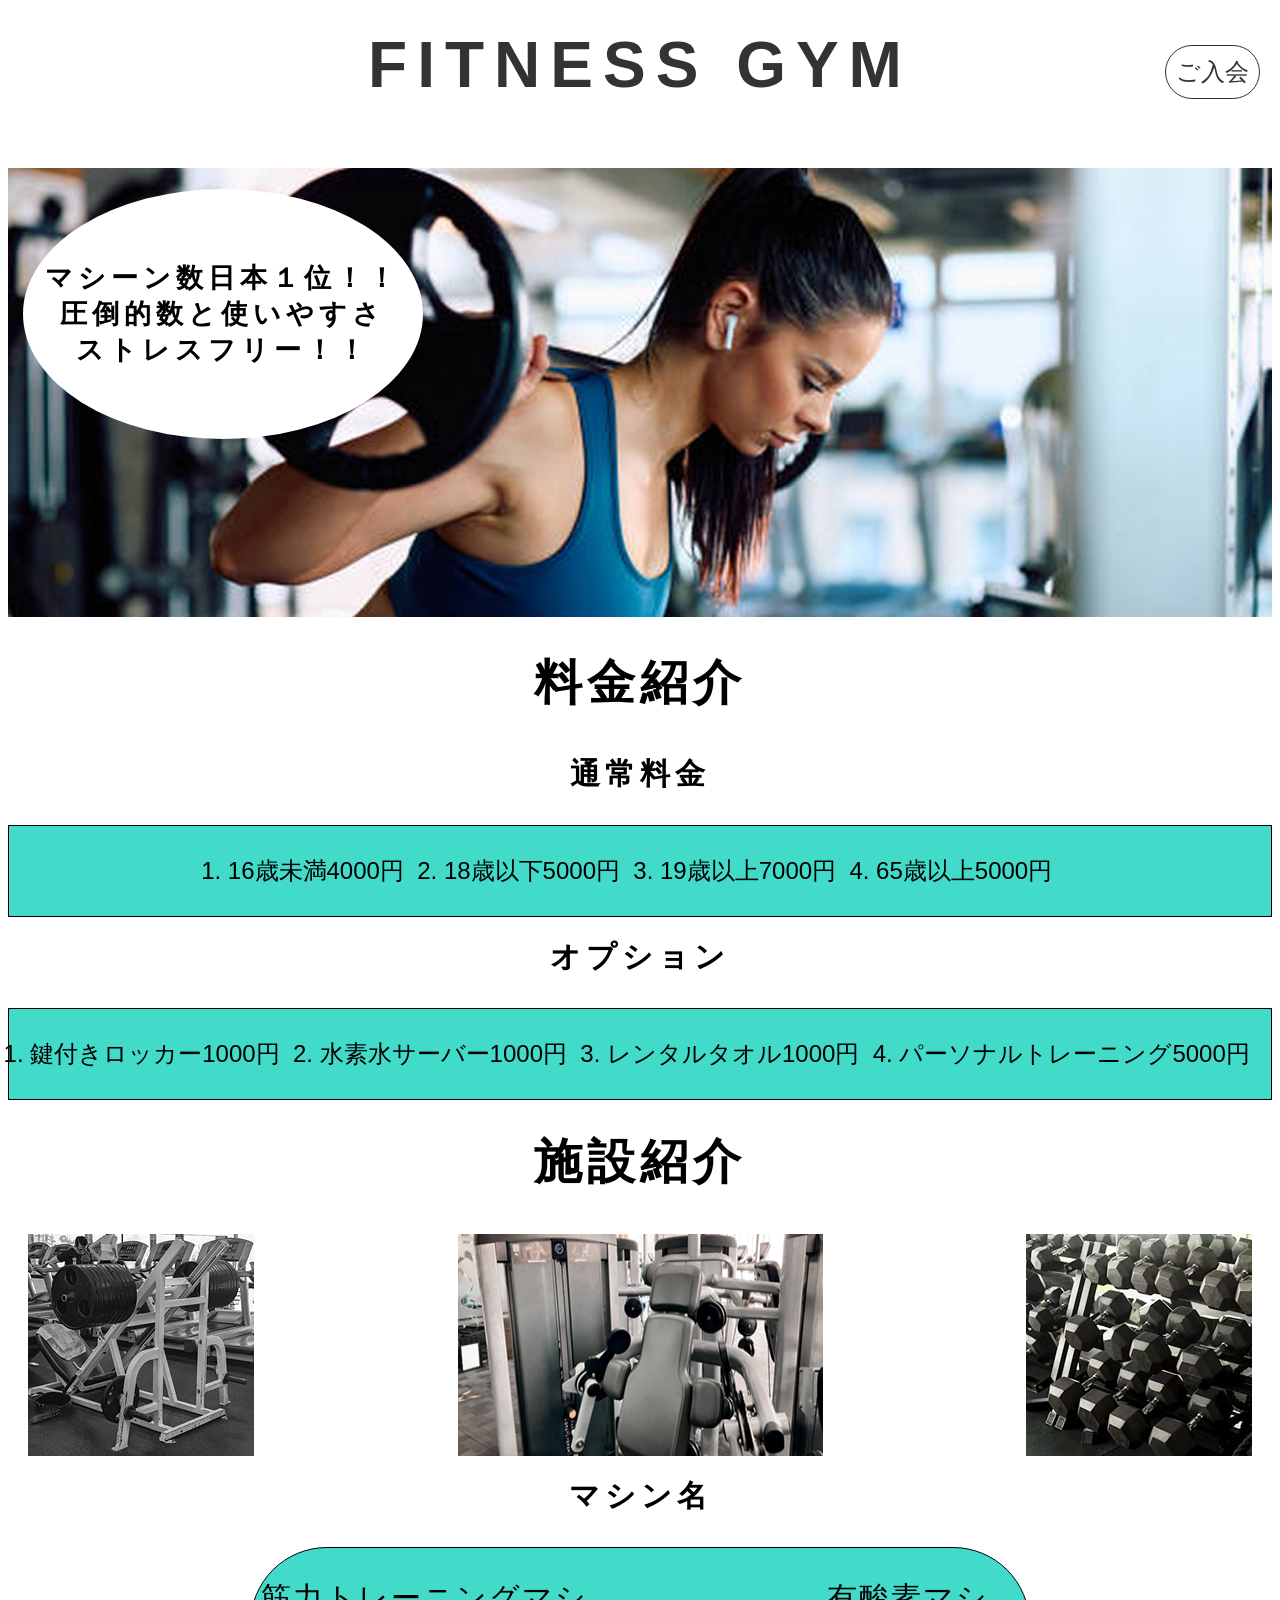
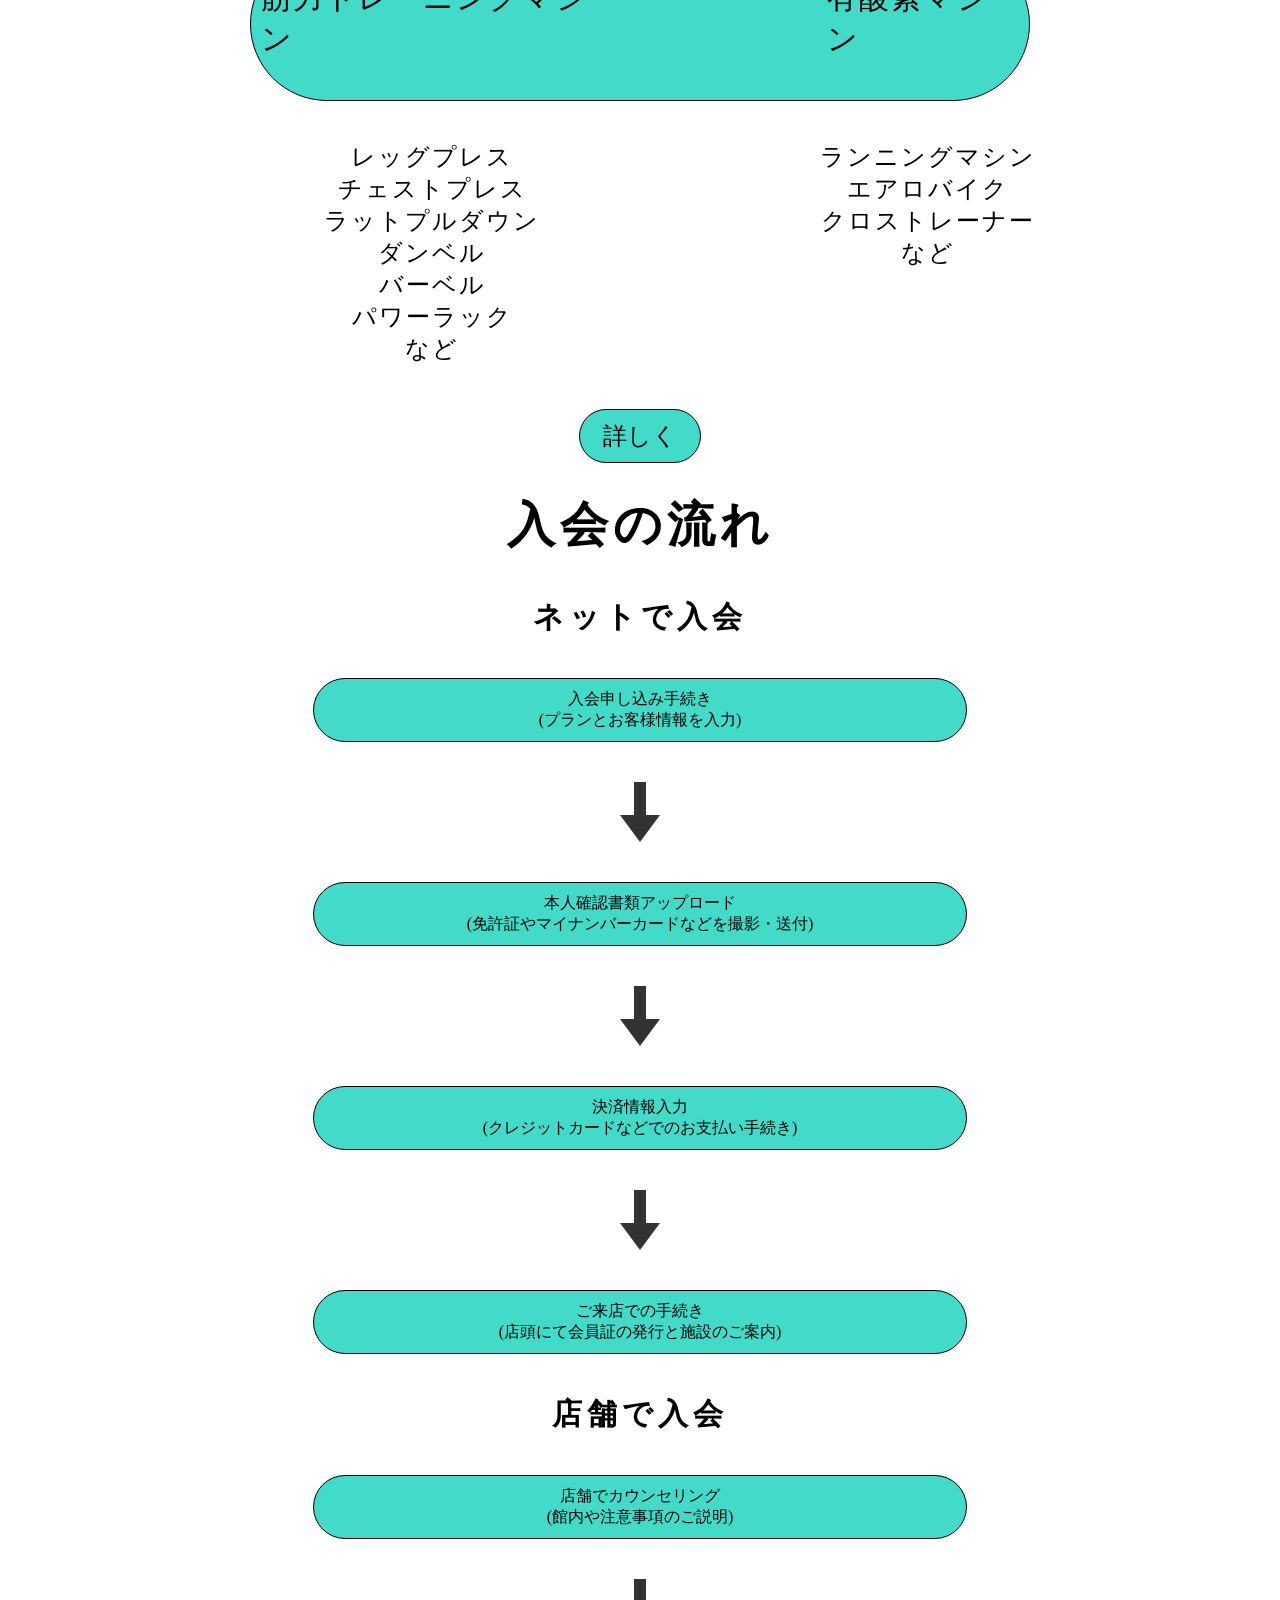
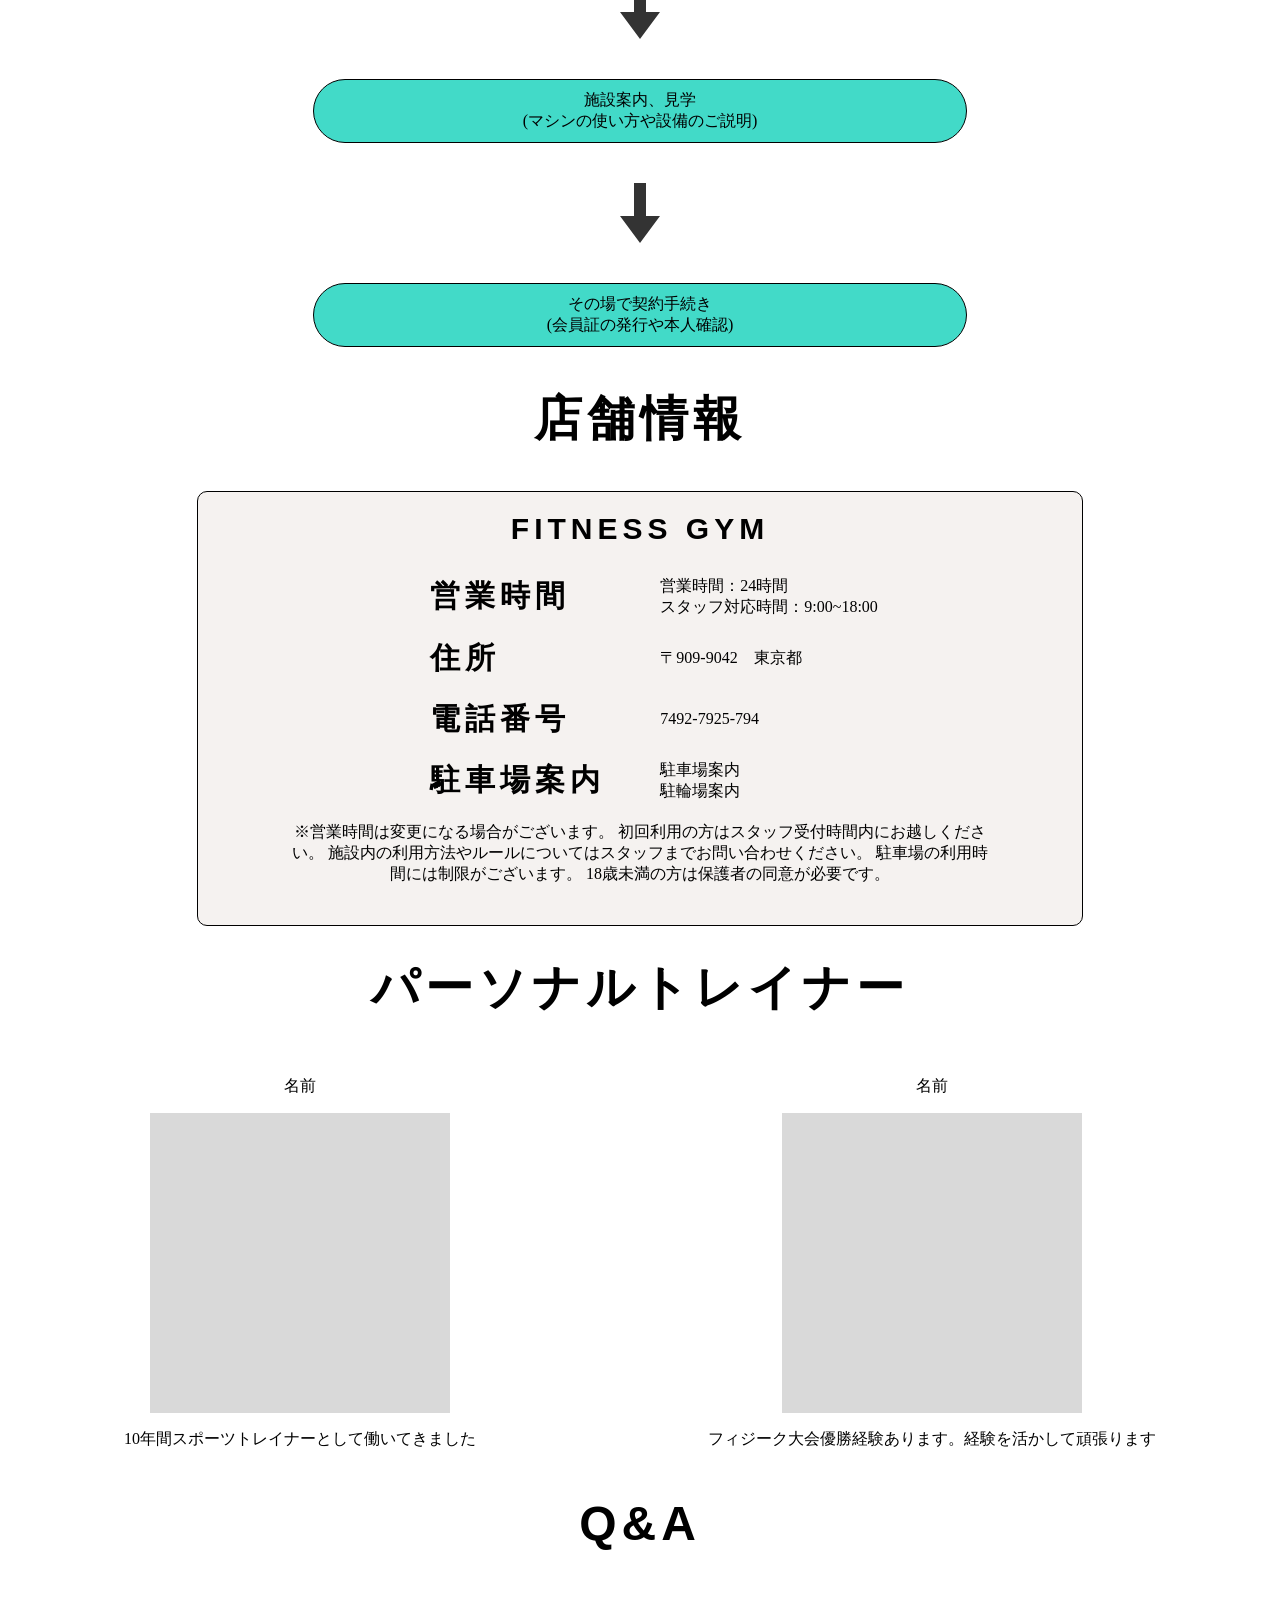
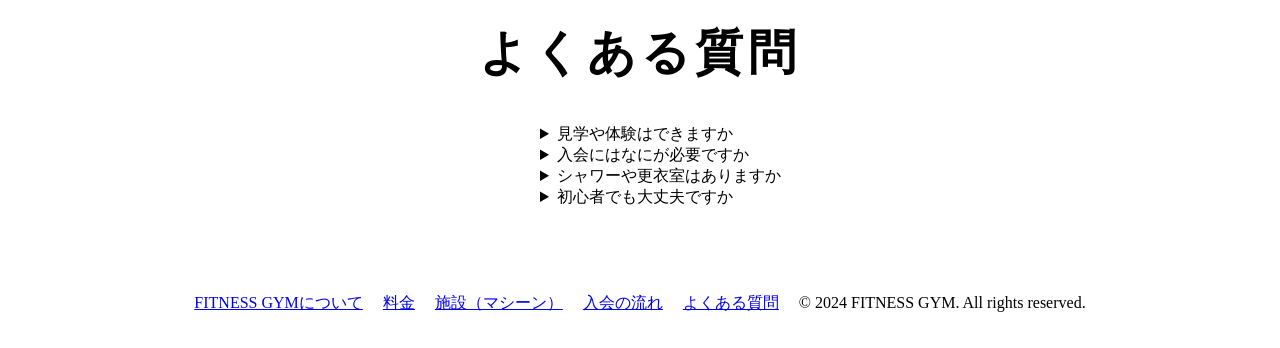
<file: index.html>
<!DOCTYPE html>
<html lang="ja">
<head>

    <title>fitness gym</title>
<meta charset="UTF-8">
<meta name="viewport" content="width=device-width, initial-scale=1.0">
<meta name="description" content="東京のジムのサイト">

<link rel="stylesheet" href="style.css">

</head>

<body>

    <header>
        <div class="header-content">
            <h1>FITNESS GYM</h1>

            <a href="join.html">ご入会</a>
        </div>
    </header>

    <div class="hero">
<img src="images/main1.jpg" alt="女性が筋トレしてる画像" class="main-image">
<div class="oval">
<p class="title-p">マシーン数日本１位！！<br>圧倒的数と使いやすさ<br>ストレスフリー！！</p></div>
</div>


<section id="price">
<h2>料金紹介</h2>

<h3>通常料金</h3>

<ul>
<li><span>16歳未満</span><span>4000円</span></li>
<li><span>18歳以下</span><span>5000円</span></li>
<li><span>19歳以上</span><span>7000円</span></li>
<li><span>65歳以上</span><span>5000円</span></li>
</ul>

<h3>オプション</h3>


<ul>
<li><span>鍵付きロッカー</span><span>1000円</span></li>
<li><span>水素水サーバー</span><span>1000円</span></li>
<li><span>レンタルタオル</span><span>1000円</span></li>
<li><span>パーソナルトレーニング</span><span>5000円</span></li>
</ul>

</section>

<section class="facilities">
<h2>施設紹介</h2>

<div class="gym-pics">
<img src="images/machine1.jpg" alt="ジムの器具の画像">
<img src="images/machine2.jpg" alt="ジムの器具の画像">
<img src="images/machine3.jpg" alt="ダンベルがたくさんある画像">
</div>


<h3>マシン名</h3>
<div class="machine-big">
<div class="machine-small">
<p class="A">筋力トレーニングマシン</p>

<p class="A">有酸素マシン</p>
</div>

<div class="machines">
<p class="name">レッグプレス<br>チェストプレス<br>ラットプルダウン<br>ダンベル<br>バーベル<br>パワーラック<br>など</p>

<p class="name">ランニングマシン<br>エアロバイク<br>クロストレーナー<br>など</p>

</div>
</div>
<div class="detail">
    <a href="machine.html" class="detail-a">詳しく</a>
</div>


</section>

<section class="join-flow">
    <h2>入会の流れ</h2>

    
<h3>ネットで入会</h3>


<div class="flow">入会申し込み手続き<br>(プランとお客様情報を入力)</div>
<div class="arrow"></div>
<div class="flow">本人確認書類アップロード<br>(免許証やマイナンバーカードなどを撮影・送付)</div>
<div class="arrow"></div>
<div class="flow">決済情報入力<br>(クレジットカードなどでのお支払い手続き)</div>
<div class="arrow"></div>
<div class="flow">ご来店での手続き<br>(店頭にて会員証の発行と施設のご案内)</div>


<h3 class="join-h3">店舗で入会</h3>

<div class="flow1">店舗でカウンセリング<br>(館内や注意事項のご説明)</div>
<div class="arrow"></div>
<div class="flow1">施設案内、見学<br>(マシンの使い方や設備のご説明)</div>
<div class="arrow"></div>
<div class="flow1">その場で契約手続き<br>(会員証の発行や本人確認)</div>


<section class="store-info">

<h2>店舗情報</h2>
<div class="store-p">
<div class="k">
<h3 class="small-title">FITNESS GYM</h3>
<div class="time">
<h3 class="info">営業時間</h3>
<p class="info-details">営業時間：24時間<br>
スタッフ対応時間：9:00~18:00</p></div>
<div class="address"><h3 class="info">住所</h3>
    <p class="info-details">〒909-9042　東京都</p></div>
<div class="number"><h3 class="info">電話番号</h3> 
    <p class="info-details">7492-7925-794</p></div>
<div class="guide"><h3 class="info">駐車場案内</h3>
    <p class="info-details">駐車場案内<br>駐輪場案内</p></div>
</div>
   

<p class="kome">※営業時間は変更になる場合がございます。
初回利用の方はスタッフ受付時間内にお越しください。
施設内の利用方法やルールについてはスタッフまでお問い合わせください。
駐車場の利用時間には制限がございます。
18歳未満の方は保護者の同意が必要です。</p>
</div>

</section>

<h2 class="personal">パーソナルトレイナー</h2>
<section class="personal-trainers">

<div class="intro">
<p class="name-personal">名前</p>
<img class="trainer-pic" src="images/personal trainer.png" alt="trainer">
<p class="text-personal">10年間スポーツトレイナーとして働いてきました</p>
</div>
<div class="intro">
<p class="name-personal">名前</p>
<img class="trainer-pic" src="images/personal trainer.png" alt="trainer">
<p class="text-personal">フィジーク大会優勝経験あります。経験を活かして頑張ります</p>
</div>
</section>


<section class="questions-faq">

<h2 class="Q&A">Q&A</h2>
<h2 class="question-title">よくある質問</h2>

<div class="faq">
<details>
<summary class="question-p">
見学や体験はできますか</summary>
<p class="faq-answer">→はい、事前予約で見学・体験で可能です。</p>
</details>
<details>
<summary class="question-p">
入会にはなにが必要ですか</summary>
<p class="faq-answer">→本人確認書類をご用意ください。</p>
</details>
<details>
<summary class="question-p">
シャワーや更衣室はありますか</summary>
<p class="faq-answer">→はい、完備しています。</p>
</details>
<details>
<summary class="question-p">
初心者でも大丈夫ですか</summary>
<p class="faq-answer">→はい、スタッフがマシンの使い方を丁寧にサポートします。</p>
</details>
</div>

</section>

<section class="link">
    <div class="nav">
<nav>
<a href="index.html">FITNESS GYMについて</a>
<a href="#price">料金</a>
<a href="machine.html">施設（マシーン）</a>
<a href="join.html">入会の流れ</a>
<a href="question.html">よくある質問</a>
<p class="footer-text">© 2024 FITNESS GYM. All rights reserved.</p>

</nav>
</div>
</section>

</body>

</html>
</file>
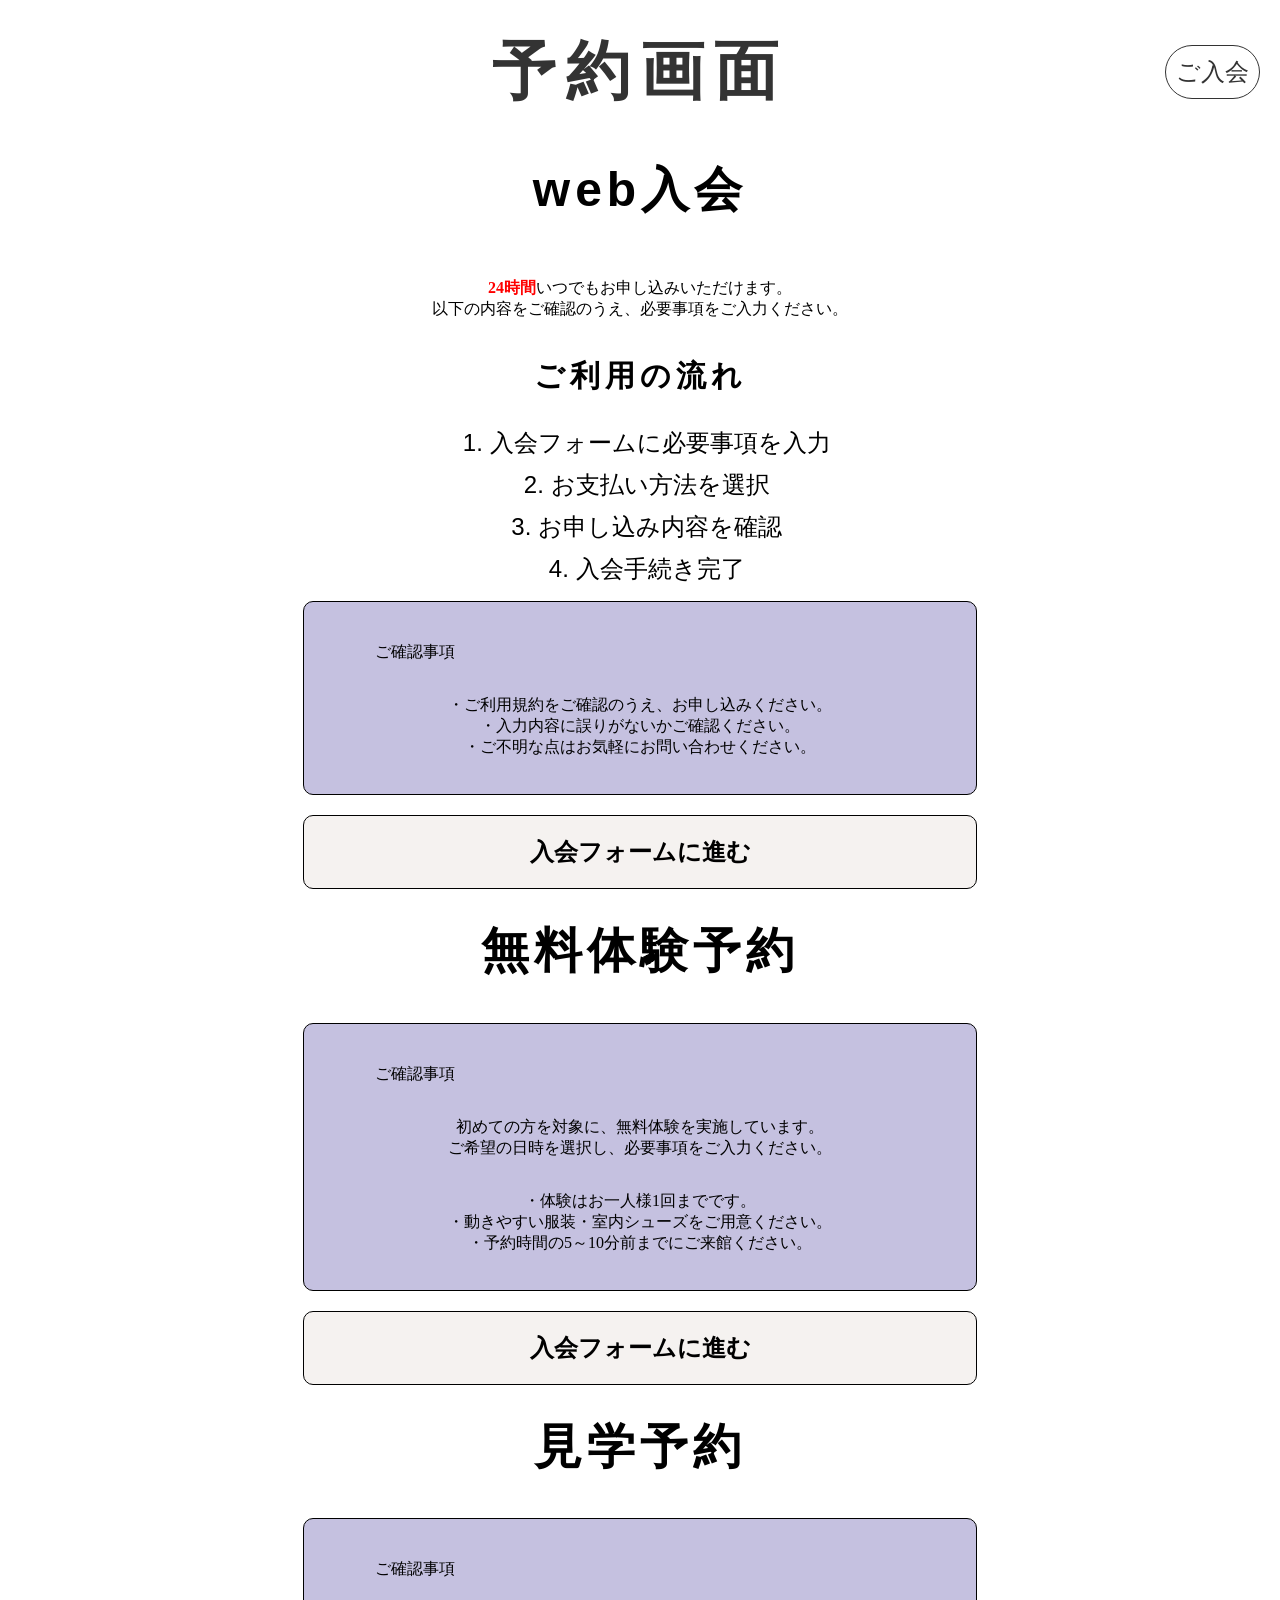
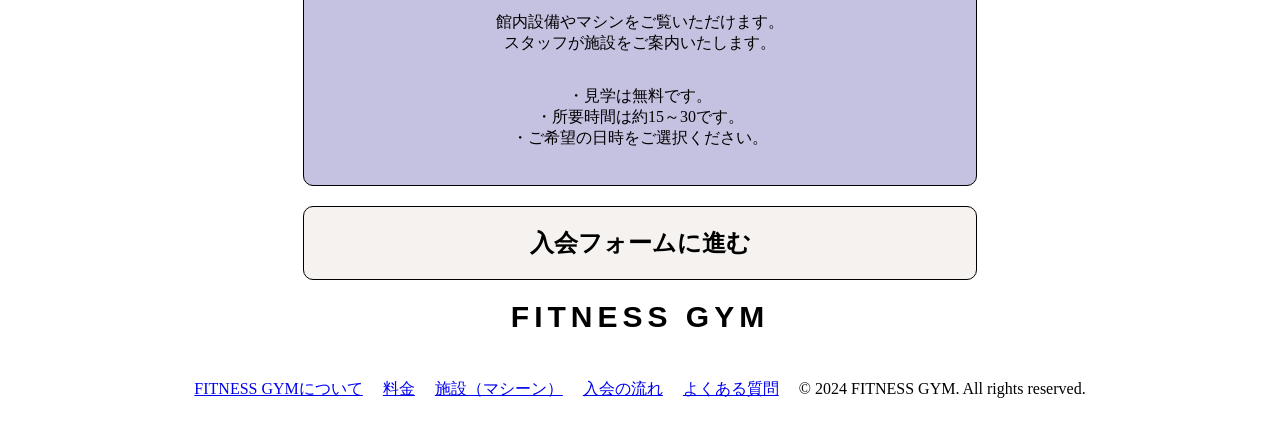
<file: join.html>
<!DOCTYPE html>
<html lang="ja">

<head>

    <title>fitness gym</title>
<meta charset="UTF-8">
<meta name="viewport" content="width=device-width, initial-scale=1.0">
<meta name="description" content="東京のジムのサイト">

<link rel="stylesheet" href="style.css">


</head>

    <header>
        <div class="header-content">


<a href="join.html">ご入会</a>
 </div>
 <h1 class="join">予約画面</h1>
</header>

<section>

<h2 class="join-item">web入会</h2>
<div class="join-div">
<p class="join-text"><span class="v">24時間</span>いつでもお申し込みいただけます。<br>
以下の内容をご確認のうえ、必要事項をご入力ください。</p>
</div>

<h3 class="join-h3">ご利用の流れ</h3>
<ol class="join-order">
<li>入会フォームに必要事項を入力</li>
<li>お支払い方法を選択</li>
<li>お申し込み内容を確認</li>
<li>入会手続き完了</li>
</ol>

<div class="join-imp">
<p class="join1">ご確認事項</p>
<p class="text-firm">・ご利用規約をご確認のうえ、お申し込みください。<br>
・入力内容に誤りがないかご確認ください。<br>
・ご不明な点はお気軽にお問い合わせください。<br></p>
</div>

<p class="form">
入会フォームに進む
</p>



</section>

<section>
<h2 class="join-item">無料体験予約</h2>

<div class="join-imp">


<p class=join1>ご確認事項</p>
<p class="join-text">初めての方を対象に、無料体験を実施しています。<br>ご希望の日時を選択し、必要事項をご入力ください。</p>

<p class="text-firm">
・体験はお一人様1回までです。<br>
・動きやすい服装・室内シューズをご用意ください。<br>
・予約時間の5～10分前までにご来館ください。</p>
</div>


<p class="form">入会フォームに進む
</p>
</section>


<section>
<h2 class="join-item">見学予約</h2>
    <div class="join-imp">


<p class="join1">ご確認事項</p>
<p class="join-text">館内設備やマシンをご覧いただけます。<br>
スタッフが施設をご案内いたします。</p>

<p class="text-firm">
・見学は無料です。<br>
・所要時間は約15～30です。<br>
・ご希望の日時をご選択ください。</p>
</div>
<p class="form">
入会フォームに進む
</p>


</section>

<h3 class="small-title">FITNESS GYM</h3>


<section class="link">
     <div class="nav">
<nav>
<a href="index.html">FITNESS GYMについて</a>
<a href="index.html#price">料金</a>
<a href="machine.html">施設（マシーン）</a>
<a href="join.html">入会の流れ</a>
<a href="question.html">よくある質問</a>
<p class="footer-text">© 2024 FITNESS GYM. All rights reserved.</p>

</nav>
</div>
</section>


</html>
</file>
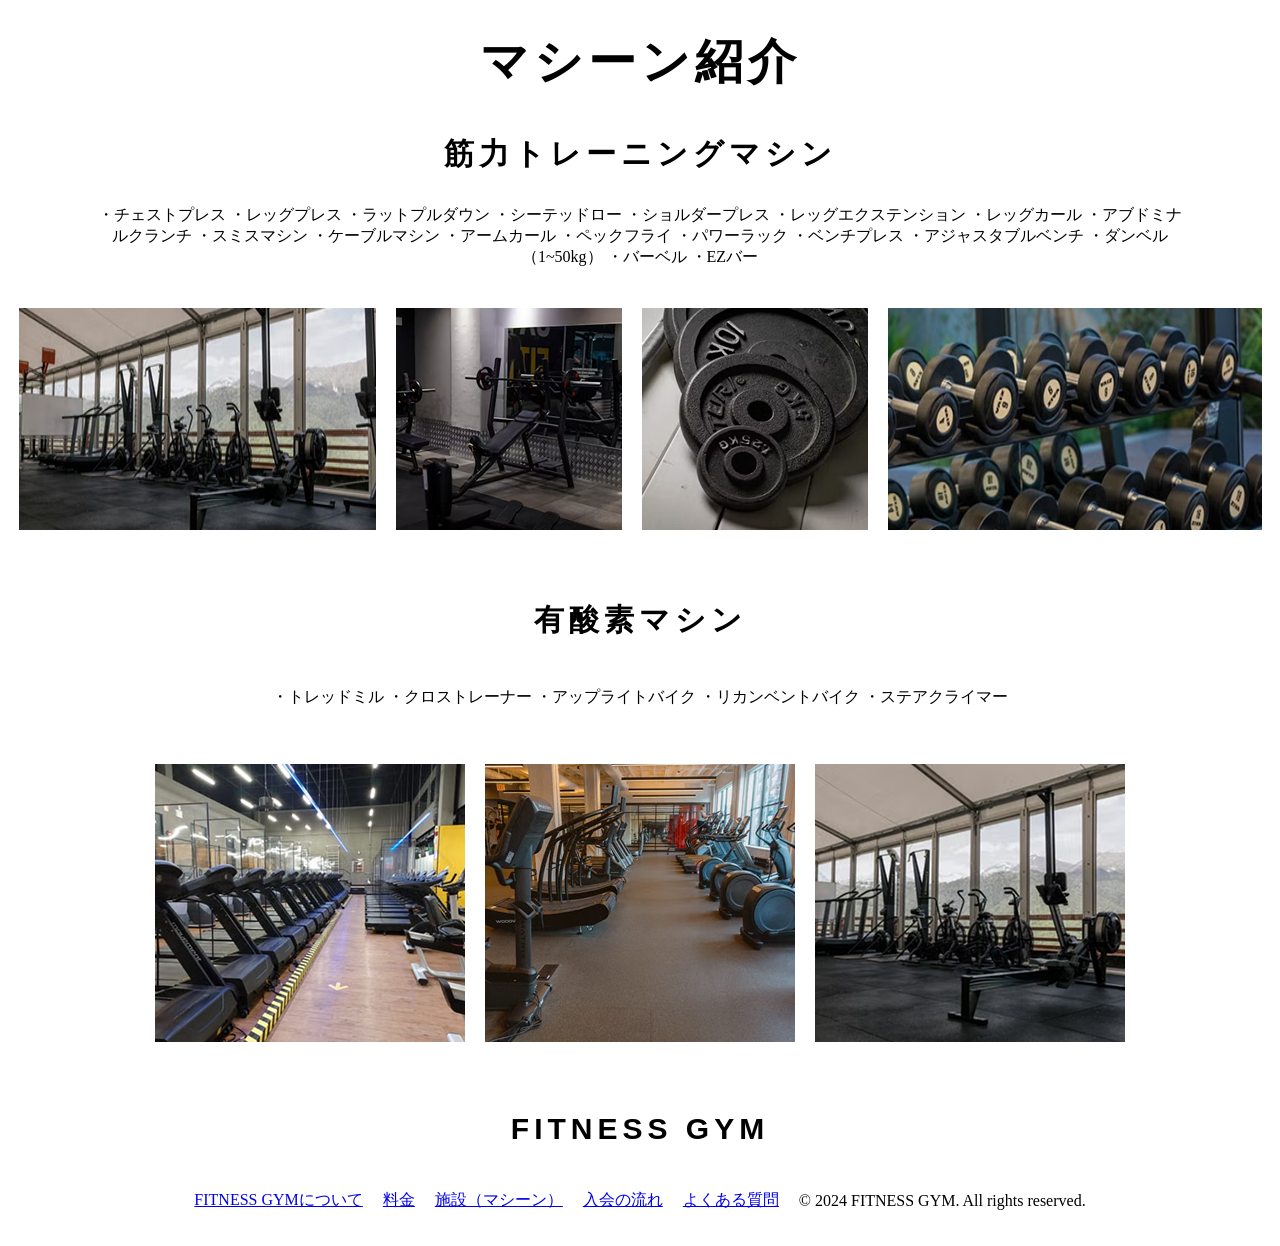
<file: machine.html>
<!DOCTYPE html>
<html lang="ja">

<head>

    <title>fitness gym</title>
<meta charset="UTF-8">
<meta name="viewport" content="width=device-width, initial-scale=1.0">
<meta name="description" content="東京のジムのサイト">

<link rel="stylesheet" href="style.css">

</head>

<header>


<h2 class="machine-title">マシーン紹介
</h2>

</header>
<section>
  <h3 class="machine-name">筋力トレーニングマシン</h3>

  <div class="machine-list">
    <div class="name-of-machine">
      <span>・チェストプレス</span>
      <span>・レッグプレス</span>
      <span>・ラットプルダウン</span>
      <span>・シーテッドロー</span>
      <span>・ショルダープレス</span>
      <span>・レッグエクステンション</span>
      <span>・レッグカール</span>
      <span>・アブドミナルクランチ</span>
      <span>・スミスマシン</span>
      <span>・ケーブルマシン</span>
      <span>・アームカール</span>
      <span>・ペックフライ</span>
      <span>・パワーラック</span>
      <span>・ベンチプレス</span>
      <span>・アジャスタブルベンチ</span>
      <span>・ダンベル（1~50kg）</span>
      <span>・バーベル</span>
      <span>・EZバー</span>
    </div>
  </div>



  <div class="machine-pics">
    <img src="images/machine4.jpg" alt="ランニングマシンの画像">
    <img src="images/machine5.jpg" alt="ジムの器具の画像">
    <img src="images/machine6.jpg" alt="プレートの画像">
    <img src="images/machine7.jpg" alt="たくさんのダンベルの画像">
  </div>


</section>
<h3 class="machine-name">
有酸素マシン</h3>


<div class="machine-list">
<p class="name-of-machine">

<span>・トレッドミル</span>
<span>・クロストレーナー</span>
<span>・アップライトバイク</span>
<span>・リカンベントバイク</span>
<span>・ステアクライマー</span>
</p>
</div>

<div class="machine-pics">
<img src="images/machine8.jpg" alt="ジム内の様子">
<img src="images/machine9.jpg" alt="ジム内の様子">
<img src="images/machine10.jpg" alt="ジム内の様子">
</div>


<h3 class="small-title">FITNESS GYM</h3>



<section class="link">
<nav>
<a href="index.html">FITNESS GYMについて</a>
<a href="index.html#price">料金</a>
<a href="machine.html">施設（マシーン）</a>
<a href="join.html">入会の流れ</a>
<a href="question.html">よくある質問</a>
<p class="footer-text">© 2024 FITNESS GYM. All rights reserved.</p>

</nav>

</section>


</body>


</html>
</file>
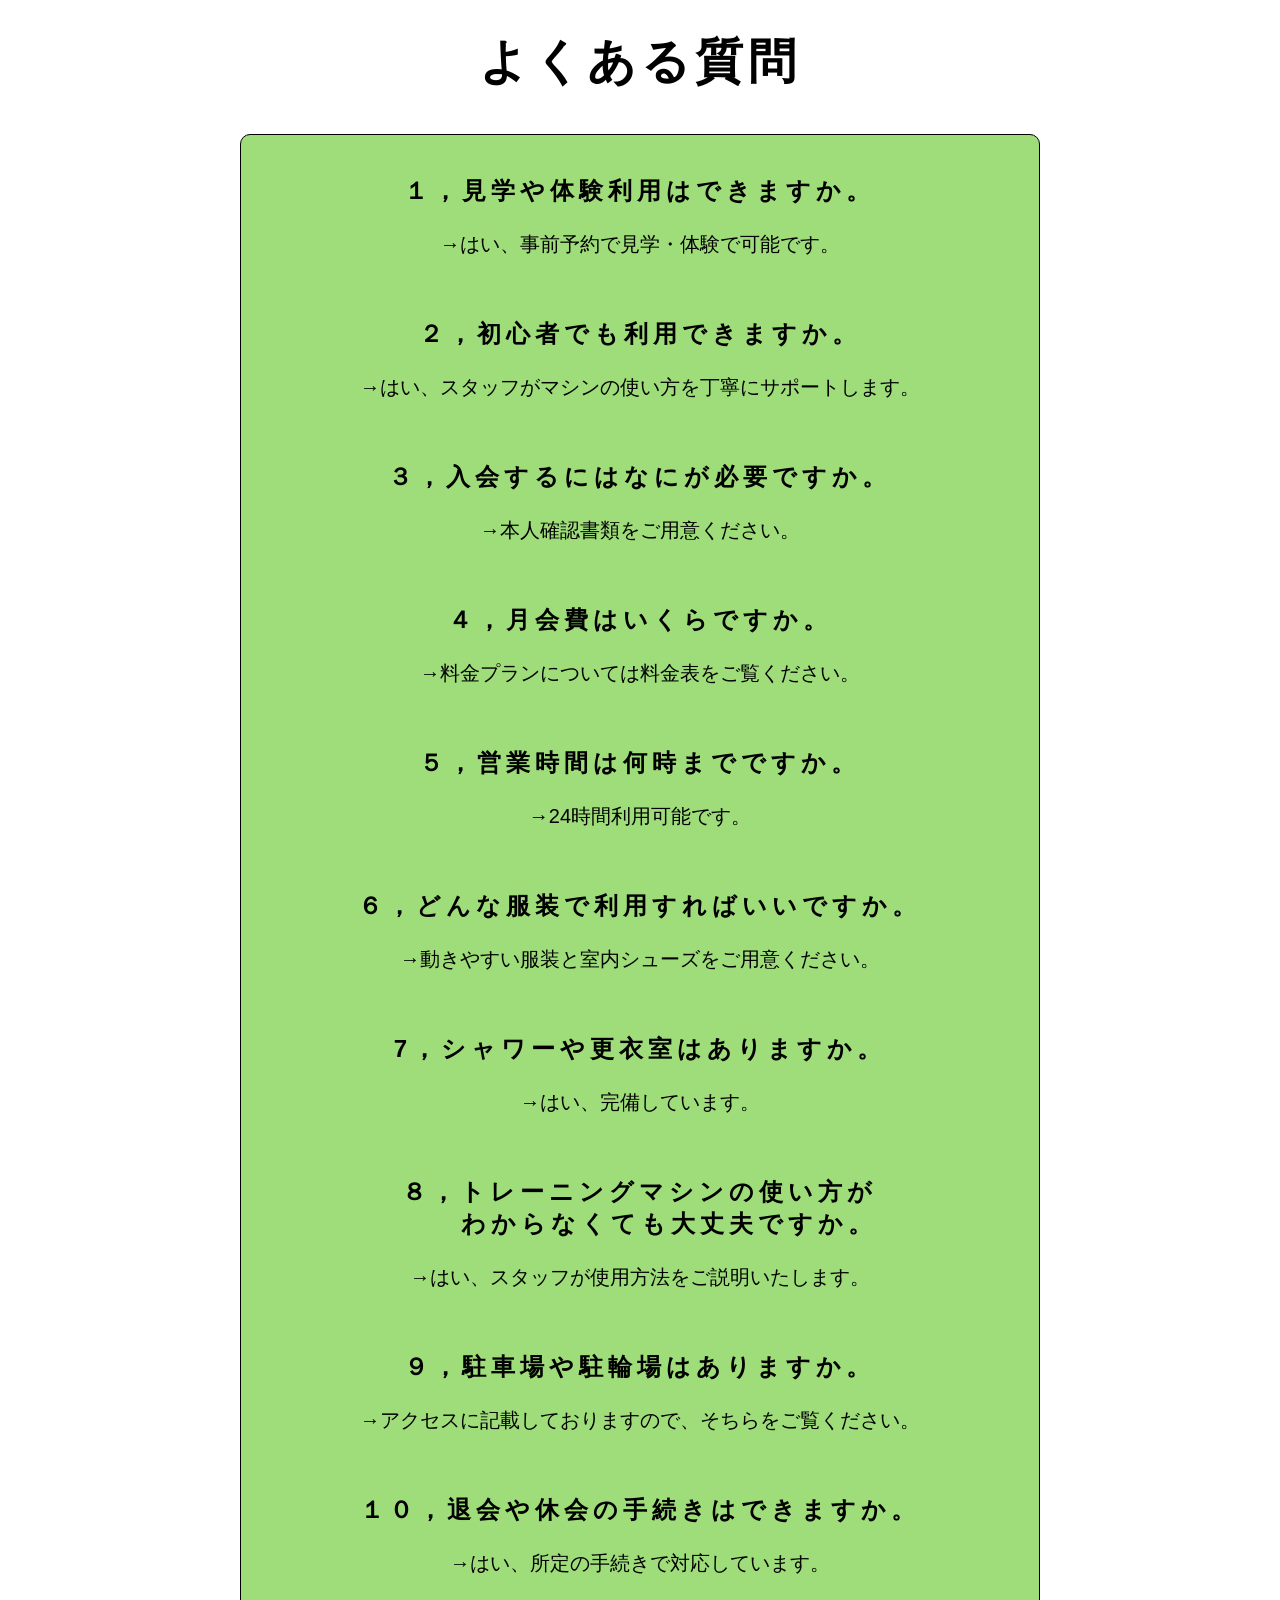
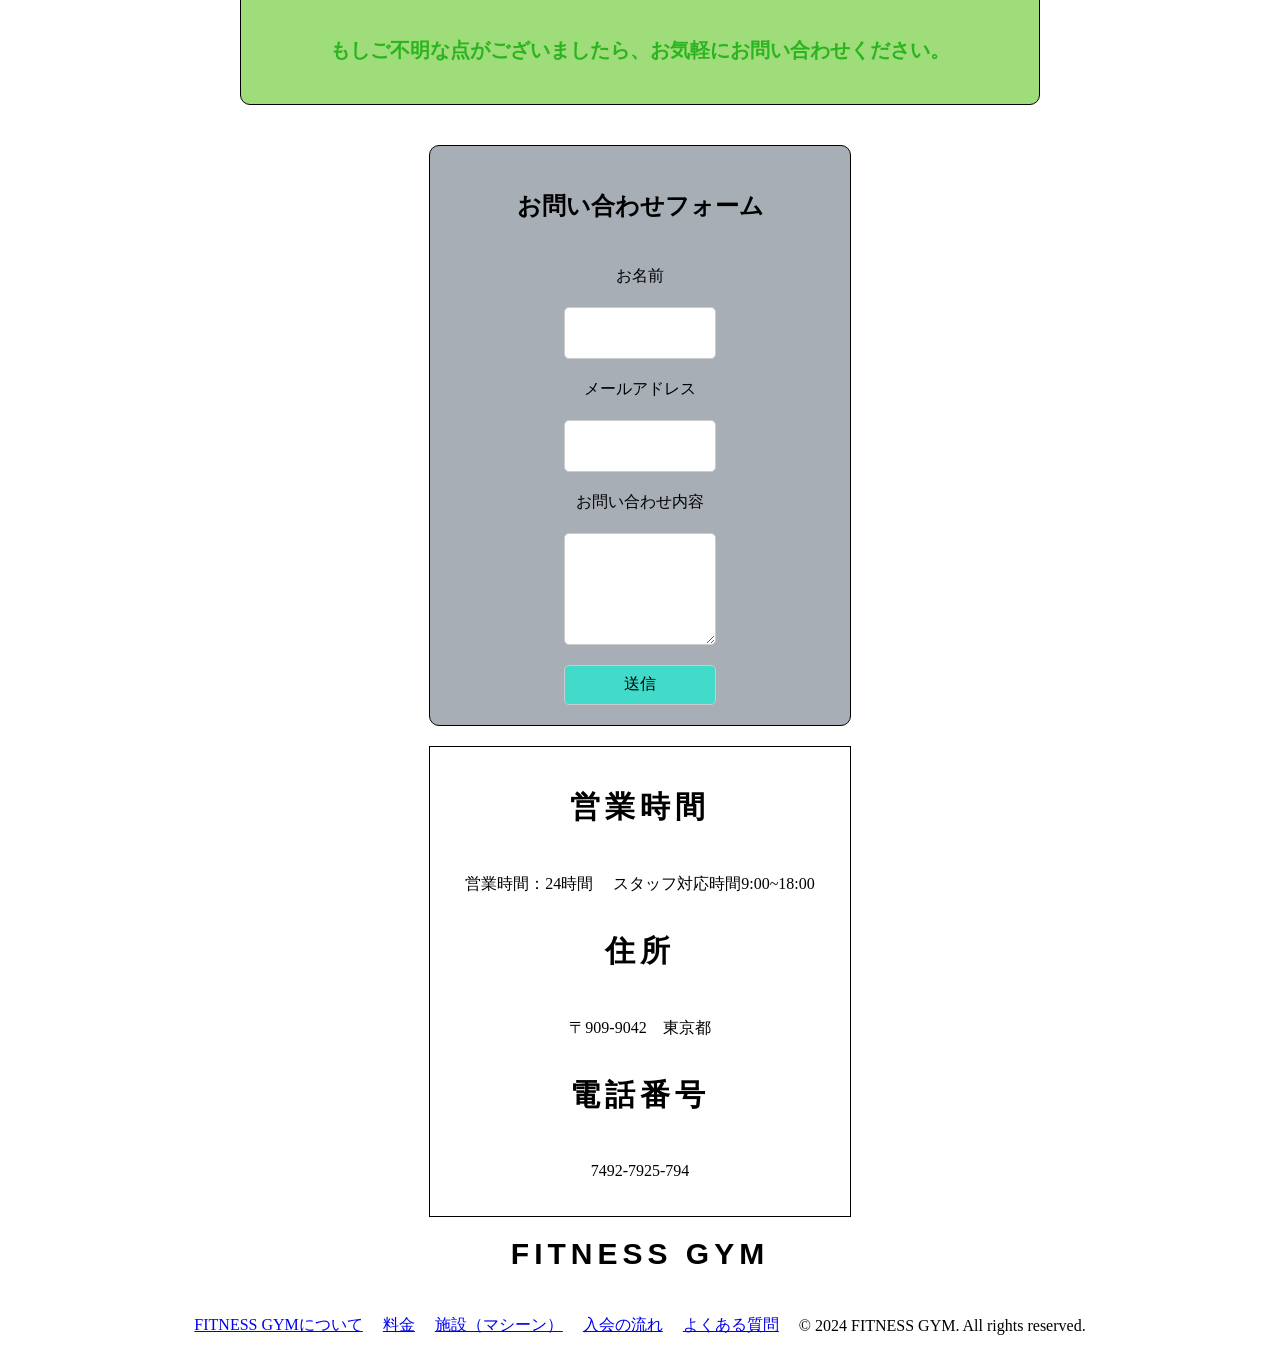
<file: question.html>
<!DOCTYPE html>
<html lang="ja">

<head>
    <title>fitness gym</title>
<meta charset="UTF-8">
<meta name="viewport" content="width=device-width, initial-scale=1.0">
<meta name="description" content="東京のジムのサイト">

<link rel="stylesheet" href="style.css">


    </head>

    <header>
<h2 class="question-title">よくある質問</h2>





</header>

<body>
<section>

    <div class="question-div">

<div>
<h3 class="question-item">１，見学や体験利用はできますか。</h3>
<p class="question-answer">→はい、事前予約で見学・体験で可能です。</p></div>

<div><h3 class="question-item">２，初心者でも利用できますか。</h3>
<p class="question-answer">→はい、スタッフがマシンの使い方を丁寧にサポートします。</p></div>

<div><h3 class="question-item">３，入会するにはなにが必要ですか。</h3>
<p class="question-answer">→本人確認書類をご用意ください。</p></div>

<div><h3 class="question-item">４，月会費はいくらですか。</h3>
<p class="question-answer">→料金プランについては料金表をご覧ください。</p></div>

<div><h3 class="question-item">５，営業時間は何時までですか。</h3>
<p class="question-answer">→24時間利用可能です。</p></div>

<div><h3 class="question-item">６，どんな服装で利用すればいいですか。</h3>
<p class="question-answer">→動きやすい服装と室内シューズをご用意ください。</p></div>

<div><h3 class="question-item">7，シャワーや更衣室はありますか。</h3>
<p class="question-answer">→はい、完備しています。</p></div>

<div><h3 class="question-item">８，トレーニングマシンの使い方が<br>　　わからなくても大丈夫ですか。</h3>
<p class="question-answer">→はい、スタッフが使用方法をご説明いたします。</p></div>

<div><h3 class="question-item">９，駐車場や駐輪場はありますか。</h3>
<p class="question-answer">→アクセスに記載しておりますので、そちらをご覧ください。</p></div>

<div><h3 class="question-item">１０，退会や休会の手続きはできますか。</h3>
<p class="question-answer">→はい、所定の手続きで対応しています。</p></div>

<p class="inquiry">もしご不明な点がございましたら、お気軽にお問い合わせください。</p>
</div>
</section>


<div class=inquiry-form>
    <p class="inquiry-p">
お問い合わせフォーム</p>

<form action="#" method="post">
<label for="name">お名前</label>
<input class="form-input" type="text" id="name" name="name">
<label for="email">メールアドレス</label>
<input class="form-input" type="email" id="email" name="email">
<label for="message">お問い合わせ内容</label>
<textarea class="form-textarea" id="message" name="message"></textarea>
<input class="form-submit" type="submit" value="送信">
</form>
</div>

<div class="contact-info">

<h3 class="info1">営業時間</h3>
<p class="info-details1">営業時間：24時間　
スタッフ対応時間9:00~18:00</p>
<h3 class="info1">住所</h3>
    <p class="info-details1">〒909-9042　東京都</p>
<h3 class="info1">電話番号</h3> 
    <p class="info-details1">7492-7925-794</p>

</div>



<h3 class="small-title">FITNESS GYM</h3>


    <section class="link">
         <div class="nav">
<nav>
<a href="index.html">FITNESS GYMについて</a>
<a href="index.html#price">料金</a>
<a href="machine.html">施設（マシーン）</a>
<a href="join.html">入会の流れ</a>
<a href="question.html">よくある質問</a>

    <p class="footer-text">© 2024 FITNESS GYM. All rights reserved.</p>

</nav>
</div>
</section>

</body>
</html>
</file>
<file: style.css>
h1 {font-family: "Oswald", sans-serif; font-size: 64px; color: #333; margin-top: 
    20px; display: flex; justify-content: center; text-transform: uppercase; letter-spacing: 10px;}
.header-content{position: relative; display: flex;}
.header-content h1{position: absolute; left: 50%; transform: translateX(-50%);}
.header-content a{z-index: 10; top: 45px; right: 0; position: absolute; font-weight: 500; font-family: "Noto Sans JP",
     sans-serif; font-size: 24px; color: #333; padding: 10px 10px; 
     border-radius: 100px; border-color: #333; border-style: solid; border-width:
       1px; transition: transform 0.1s ease; text-decoration: none; position: fixed; 
       background-color: #FFFFFF; margin-right: 20px;}
       .header-content a:hover{transform: scale(1.05);}
.main-image {width: 100%; height: auto; margin-top: 160px;}
.title-p{top: 100px; font-family: "Noto Sans JP", sans-serif; font-size: 27px; 
    color:#000000; text-align: center; width: 100%; font-weight: bold;
    letter-spacing: 5px;}
.hero{position: relative; width: 100%;}
.oval{position: absolute;
  top: 50%;
  left: 17%;
  transform: translate(-50%, -50%);
  width: 400px;
  height: 250px;
  background-color: #FFFFFF;
  border-radius: 50%;
  display: flex;
  justify-content: center;
  align-items: center;}
h2 {font-family: "Noto Sans JP", sans-serif; font-size: 48px; color: #000;
margin-top: 30px; display: flex; justify-content: center; letter-spacing: 5px; font-weight: bold;
}
h3{font-family: "Noto Sans JP", sans-serif; font-size: 30px; color: #000;
margin-top: 20px; display: flex; justify-content: center; letter-spacing: 5px; font-weight: regular;}
ul{justify-content: center; display: flex; margin-top: 20px; background-color: #42DAC8;
    height:70px; align-items: center; border: 1px solid #000; padding: 10px 0;}
li{justify-content: space-between; display: flex; margin-right: 20px; 
    font-family: "Noto Sans JP", sans-serif; font-size: 24px; color: #000;
}   
.gym-pics{display: flex; justify-content: center; margin-top: 20px; justify-content: space-between; padding: 0 20px;}
.A{display: flex; justify-content: center; font-family: "Noto Sans JP", sans-serif; 
    font-size: 30px; margin-top: 20px; font-weight: regular; letter-spacing: 2px;}
.machine-small{display: flex; justify-content: center; gap: 210px; border: 1px solid #000; border-radius: 100px;
     padding: 10px 10px; transition: transform 0.3s ease;
      background-color: #42DAC8; margin-top: 20px; width: 60%; margin: auto;}
.machines{display: flex; justify-content: center;
    gap: 200px; margin: 20px; padding: 0 70px; letter-spacing: 2px;}
.detail-a{display: flex; justify-content: center;  font-family: "Noto Sans JP", sans-serif;
     font-size: 24px; font-weight: 400; border:#000 solid 1px;
      border-radius: 100px; padding: 10px 10px; transition: transform 0.3s ease; background-color: #42DAC8; 
      width: 100px; text-align: center; text-decoration: none; color: #000;}
.detail-a:hover{transform: scale(1.05);}
.name{margin-left: 80px; text-align: center; font-family: "Noto Sans JP", sans-serif;
     font-size: 24px; color: #000;
    margin-top: 20px; letter-spacing: 2px;}
.detail{display: flex; justify-content: center; margin-top: 20px;}
.flow{display: flex; justify-content: center; 
    border: 1px solid #000; border-radius: 100px; padding: 10px 10px; transition:
     transform 0.3s ease; background-color: #42DAC8; text-decoration: none; color: 
     #000; width: 50%; text-align: center; margin: 40px auto;}
.flow1{display: flex; justify-content: center;
    border: 1px solid #000; border-radius: 100px; padding: 10px 10px; transition:
     transform 0.3s ease; background-color: #42DAC8; text-decoration: none; color:
      #000; width: 50%; text-align: center; margin: 40px auto;}
.arrow{
    width: 40px;
    height: 60px;
    margin: 0px auto;
    background-color: #333;
    clip-path: polygon(35% 0, 65% 0, 65% 55%, 100% 55%, 50% 100%, 0 55%, 35% 55%);
}
.info-details{flex: 1;
    margin: 0; margin-left: 30px;
    text-align: left;}
.info{width: 200px;
    margin: 0;
    text-align: left; justify-content: flex-start; margin-left: 100px;
}
.time{display: flex;
    width: 70%;
    margin: 20px auto;
    align-items: flex-start; align-items: center;
}
.address{display: flex;
    width: 70%;
    margin: 20px auto;
    align-items: flex-start; align-items: center;
}
.number{display: flex;
    width: 70%;
    margin: 20px auto;
    align-items: flex-start; align-items: center;
}
.guide{display: flex;
    width: 70%;
    margin: 20px auto;
    align-items: flex-start; align-items: center;
}
.kome{justify-content: center; display: flex; align-items: center; 
    text-align: center; width: 80%; margin: auto;}
.intro{display: flex; flex-direction: column; justify-content: center; align-items: center;}
.personal-trainers{display: flex; justify-content: space-around;}
.trainer-pic{width: 300px;}
.questions-faq{position: relative; display: flex; flex-direction: column; align-items: center;}
.Q&A{position: absolute; left: 200px;}
.faq{margin-bottom: 50px; margin-left: 100px;}
.question-p{width: 300px; text-align: left;}
nav{display: flex; justify-content: center; gap: 20px; 
    align-items: center; margin-top: 20px; margin-bottom: 20px;}
details{cursor: pointer;}
.join-item{align-items: center;}
.join{left: 200px;}
.join-div{display: flex; justify-content: center;}
.v{color: red; font-weight: bold;}
.join-text{text-align: center;}
.join-order{display: flex; flex-direction: column; gap: 10px; margin-top: 20px; 
    justify-content: center;
    align-items: center; }
.join1{display: flex; justify-content: center; gap: 20px; margin-top: 20px; margin-right: 450px;}
.join-imp{border: 1px solid #000; padding: 20px; margin-top: 20px;
    width: 50%; text-align: center; border-radius: 10px; background-color: #c5c1e0;
     display: flex;
     justify-content: center; margin: auto; text-align: center; flex-direction: column;
      margin-bottom: 20px;}
.form{display: flex; flex-direction: column; 
    margin-top: 90px; justify-content: center; font-weight: bold; font-family: 
    "Noto Sans JP", sans-serif; font-size: 24px; gap: 20px;
    align-items: center; border: 1px solid #000; padding: 20px; width: 50%; 
    border-radius: 10px; background-color: #f5f2f0; margin: auto;}
li{list-style-type: decimal; 
    margin-left: 20px;  display:list-item;}
.machine-list{display: flex; justify-content: center;  padding: 0 90px; gap: 90px;
    margin-top: 20px; flex-wrap: wrap; text-align: center; margin-bottom: 40px;}
.machine-pics{display: flex; justify-content: center; gap: 20px; margin-top: 40px; 
    text-align: center; margin-bottom: 70px;}
.name-of-machine{gap:80px;}
.question-item{display: flex; justify-content: center; gap: 20px; margin-top: 20px;
     font-weight: bold; text-align: center; font-family: "Noto Sans JP", sans-serif; font-size: 24px; color: #000;}
.question-div{display: flex; flex-direction: column; 
    justify-content: center; gap: 20px; margin-top: 20px; border: 1px solid #000; padding: 20px; width: 60%; 
    border-radius: 10px; background-color: #9edd7a; margin: auto;}
.question-answer{display: flex; justify-content: center; gap: 20px; margin-top: 20px;
     font-family: "Noto Sans JP", sans-serif; font-size: 20px;}
.inquiry{display: flex; justify-content: center; gap: 20px; margin-top: 20px;
     font-family: "Noto Sans JP", sans-serif; font-size: 20px; font-weight: bold; color: #2bb41f;}
.inquiry-form{display: flex; flex-direction: column; justify-content: center; 
    text-align: center;
    gap: 20px; margin-top: 20px; border: 1px solid #000; padding: 20px; width: 30%; 
    border-radius: 10px; background-color: #a8aeb6; margin: auto; margin-top: 40px;}
form{display: flex; flex-direction: column; justify-content: center; gap: 20px; margin-top: 20px;
width: 40%; margin: auto;}
.form-input{height: 40px; padding: 5px; font-size: 16px; border-radius: 5px; border: 1px solid #ccc;}
.form-textarea{height: 100px; padding: 5px; font-size: 16px; border-radius: 5px; border: 1px solid #ccc;}
.form-submit{height: 40px; padding: 5px; font-size: 16px; border-radius: 5px; border: 1px solid #ccc;
background-color: #42DAC8; cursor: pointer; transition: background-color 0.3s;}
.inquiry-p{font-family: "Noto Sans JP", sans-serif;
     font-size: 24px; color: #000; font-weight: bold;}
.contact-info{display: flex; flex-direction: column; 
    justify-content: center; margin: 20px auto; text-align: center;
border: 1px solid #000; padding: 20px; width: 30%;}
.store-p{border: 1px solid #000;padding-bottom: 40px; width: 70%; text-align: center; 
    border-radius: 10px; background-color: #f5f2f0; margin: auto;
}
html{scroll-behavior: smooth;}
</file>
